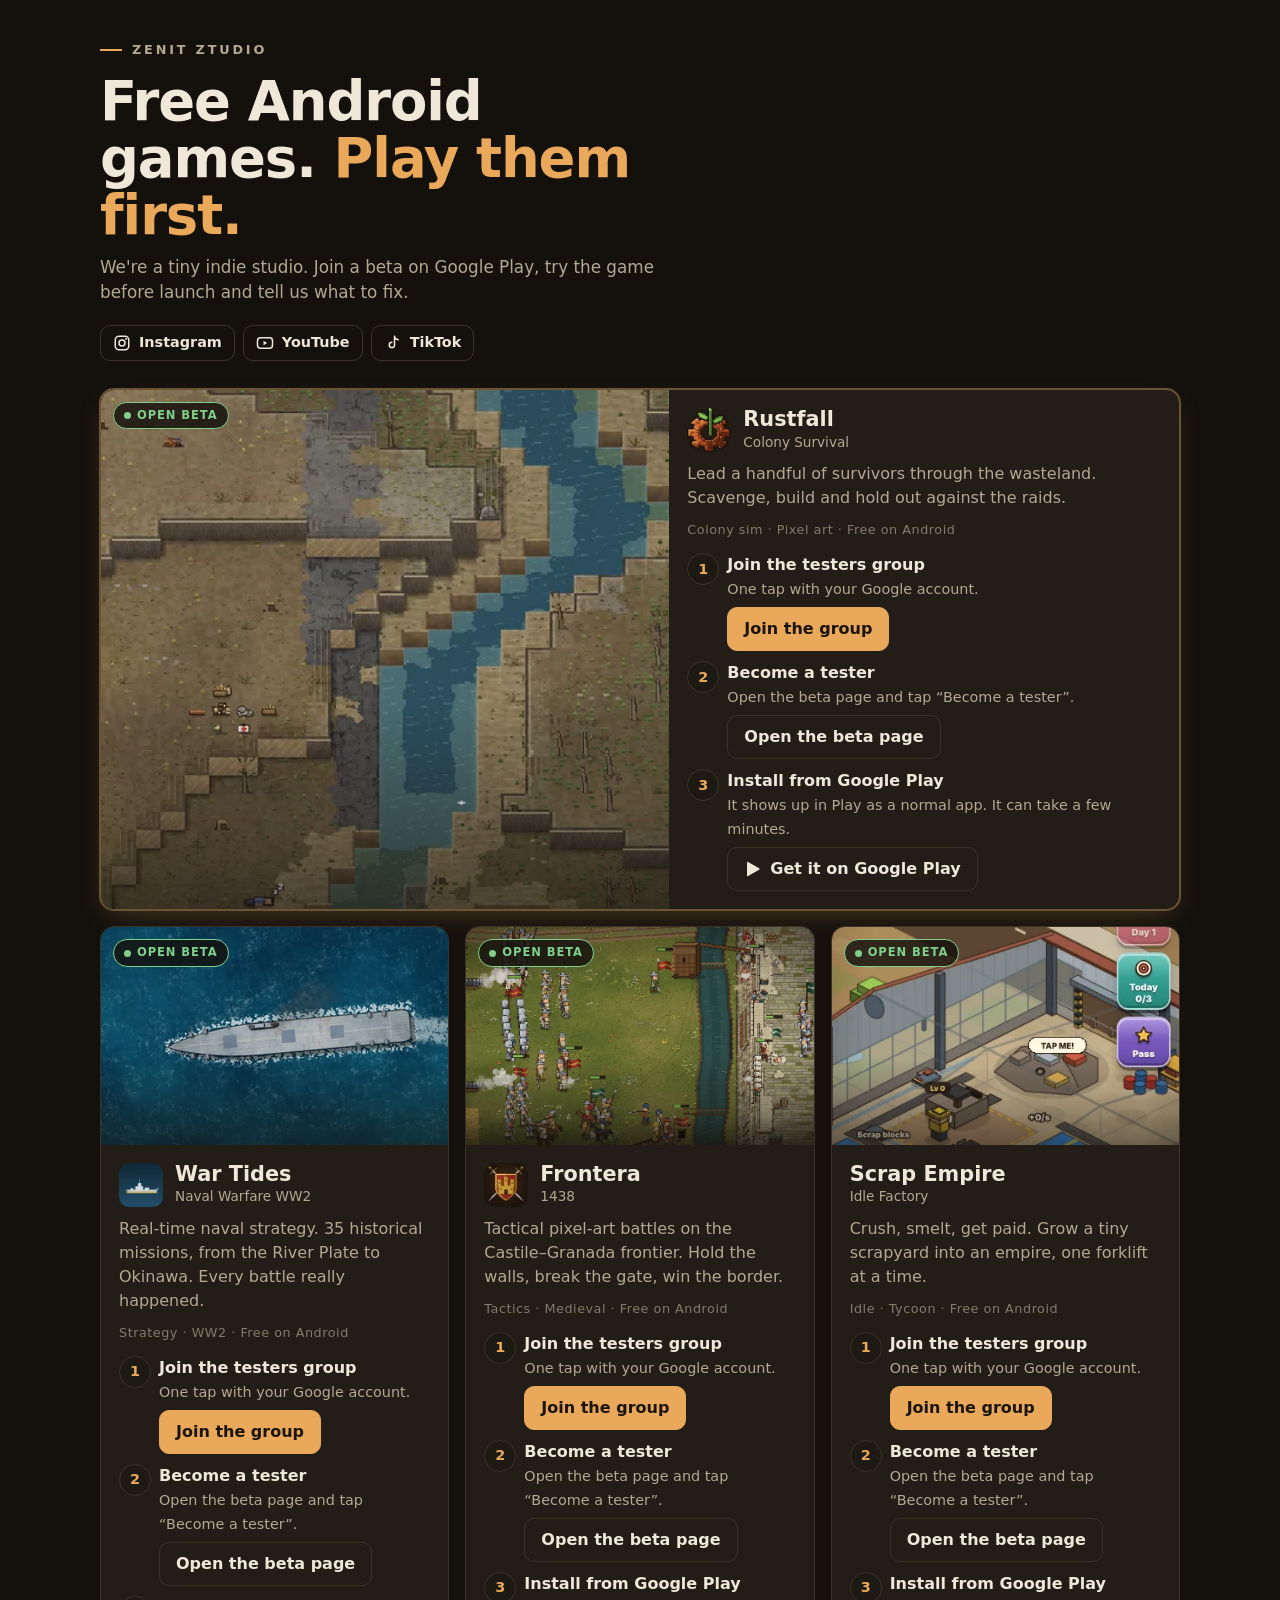
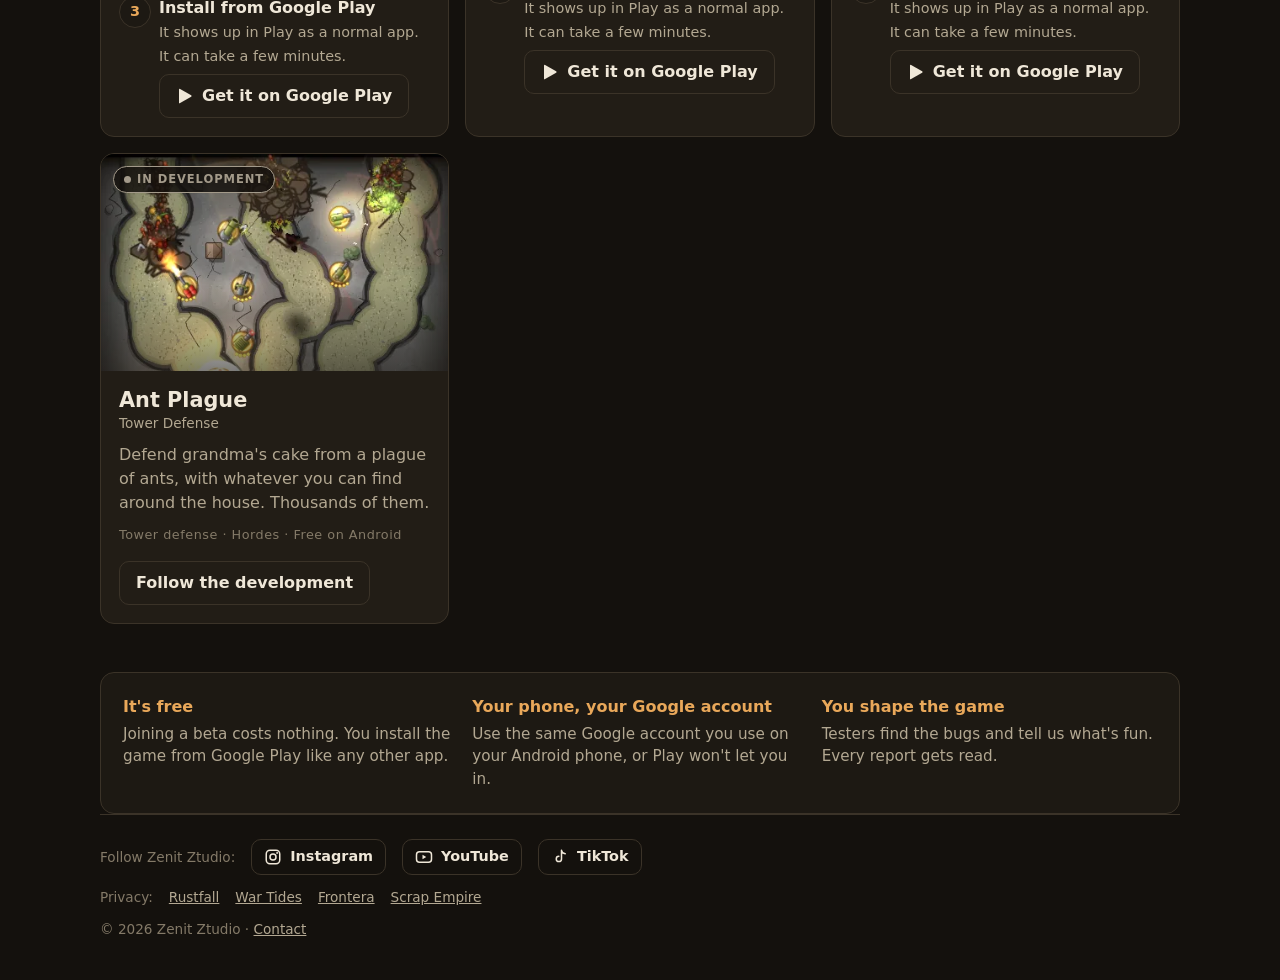
<file: index.html>
<!doctype html>
<html lang="en">
<head>
  <meta charset="utf-8">
  <meta name="viewport" content="width=device-width, initial-scale=1">
  <title>Zenit Ztudio · Free Android games</title>
  <meta name="description" content="Free Android games from Zenit Ztudio. Join the betas of Rustfall, War Tides, Frontera and Scrap Empire on Google Play. Ant Plague is coming next.">
  <meta property="og:title" content="Zenit Ztudio · Free Android games">
  <meta property="og:description" content="Play our games before launch. Join the beta on Google Play.">
  <meta property="og:image" content="rustfall.webp">
  <meta name="theme-color" content="#14110d">
  <link rel="icon" href="rustfall-icon.webp">
  <style>
    :root {
      --bg: #14110d; --bg-2: #1d1913; --card: #221d16; --line: #3b3328;
      --text: #efe7d8; --muted: #b3a892; --faint: #847a68;
      --amber: #e9a85a; --amber-strong: #f0b264; --on-amber: #1a140c;
      --green: #7fcf8a; --blue: #8ab8e6; --grey: #a39a8a;
      color-scheme: dark;
    }
    * { box-sizing: border-box; }
    html { -webkit-text-size-adjust: 100%; }
    body {
      margin: 0; background: var(--bg); color: var(--text);
      font: 16px/1.5 ui-sans-serif, system-ui, -apple-system, "Segoe UI", Roboto, sans-serif;
    }
    a { color: inherit; }
    .wrap { width: min(1080px, 100% - 32px); margin: 0 auto; }

    /* Cabecera */
    header { padding: 40px 0 28px; }
    .marca { display: flex; align-items: center; gap: 10px; color: var(--muted); font-size: .8rem; letter-spacing: .22em; text-transform: uppercase; font-weight: 700; }
    .marca span { display: inline-block; width: 22px; height: 2px; background: var(--amber); }
    h1 { margin: 14px 0 10px; font-size: clamp(2rem, 7vw, 3.4rem); line-height: 1.05; letter-spacing: -.02em; font-weight: 850; max-width: 16ch; }
    h1 em { font-style: normal; color: var(--amber); }
    .intro { margin: 0; color: var(--muted); font-size: 1.05rem; max-width: 52ch; }
    .redes-top { display: flex; flex-wrap: wrap; gap: 8px; margin-top: 20px; }

    /* Botones */
    .btn {
      display: inline-flex; align-items: center; justify-content: center; gap: 8px;
      min-height: 44px; padding: 0 16px; border-radius: 10px; border: 1px solid var(--line);
      background: transparent; color: var(--text); font: inherit; font-weight: 650; text-decoration: none; cursor: pointer;
    }
    .btn:hover, .btn:focus-visible { border-color: var(--amber); }
    .btn:focus-visible { outline: 2px solid var(--amber); outline-offset: 2px; }
    .btn.principal { background: var(--amber); border-color: var(--amber); color: var(--on-amber); }
    .btn.principal:hover { background: var(--amber-strong); }
    .btn.peq { min-height: 36px; padding: 0 12px; font-size: .9rem; font-weight: 600; }
    .btn svg { width: 18px; height: 18px; flex: none; }

    /* Rejilla de juegos */
    .juegos { display: grid; gap: 16px; grid-template-columns: repeat(auto-fill, minmax(min(100%, 320px), 1fr)); padding-bottom: 8px; }
    .juego { background: var(--card); border: 1px solid var(--line); border-radius: 14px; overflow: hidden; display: flex; flex-direction: column; }
    .juego.destacado { border-color: #6b5434; box-shadow: 0 0 0 1px #6b5434, 0 10px 30px -12px rgba(233,168,90,.35); }
    @media (min-width: 760px) { .juego.destacado { grid-column: 1 / -1; flex-direction: row; } .juego.destacado .foto { flex: 1.2; aspect-ratio: auto; min-height: 340px; } .juego.destacado .cuerpo { flex: 1; } }
    .foto { position: relative; aspect-ratio: 16 / 10; background: var(--bg-2); }
    .foto img { position: absolute; inset: 0; width: 100%; height: 100%; object-fit: cover; image-rendering: auto; }
    .foto::after { content: ""; position: absolute; inset: auto 0 0 0; height: 40%; background: linear-gradient(transparent, rgba(20,17,13,.55)); }
    .estado { position: absolute; z-index: 1; top: 12px; left: 12px; display: inline-flex; align-items: center; gap: 6px; padding: 4px 10px; border-radius: 999px; font-size: .72rem; font-weight: 800; letter-spacing: .08em; text-transform: uppercase; background: rgba(20,17,13,.82); border: 1px solid currentColor; }
    .estado::before { content: ""; width: 7px; height: 7px; border-radius: 50%; background: currentColor; }
    .estado.beta { color: var(--green); }
    .estado.publicado { color: var(--amber); }
    .estado.lista { color: var(--blue); }
    .estado.desarrollo { color: var(--grey); }
    .cuerpo { padding: 18px; display: flex; flex-direction: column; gap: 10px; flex: 1; }
    .titulo { display: flex; align-items: center; gap: 12px; }
    .titulo img { width: 44px; height: 44px; border-radius: 10px; flex: none; }
    .titulo h2 { margin: 0; font-size: 1.3rem; line-height: 1.15; }
    .titulo small { display: block; color: var(--muted); font-size: .85rem; font-weight: 500; }
    .texto { margin: 0; color: var(--muted); }
    .genero { margin: 0; color: var(--faint); font-size: .8rem; letter-spacing: .04em; }
    .acciones { display: flex; flex-wrap: wrap; gap: 8px; margin-top: auto; padding-top: 6px; }
    .nota { margin: 0; font-size: .85rem; color: var(--faint); }

    /* Pasos de la beta */
    .pasos { list-style: none; margin: 4px 0 0; padding: 0; display: grid; gap: 10px; counter-reset: paso; }
    .pasos li { display: grid; grid-template-columns: 30px 1fr; gap: 10px; align-items: start; counter-increment: paso; }
    .pasos li::before { content: counter(paso); display: grid; place-items: center; width: 30px; height: 30px; border-radius: 50%; background: var(--bg-2); border: 1px solid var(--line); color: var(--amber); font-weight: 800; font-size: .9rem; }
    .pasos b { display: block; }
    .pasos span { color: var(--muted); font-size: .9rem; }
    .pasos .btn { margin-top: 6px; }

    /* Por qué + pie */
    .porque { margin: 40px 0 0; padding: 22px; border: 1px solid var(--line); border-radius: 14px; background: var(--bg-2); display: grid; gap: 14px; grid-template-columns: repeat(auto-fit, minmax(min(100%, 220px), 1fr)); }
    .porque h3 { margin: 0 0 4px; font-size: 1rem; color: var(--amber); }
    .porque p { margin: 0; color: var(--muted); font-size: .95rem; }
    footer { margin: 40px 0 0; padding: 24px 0 40px; border-top: 1px solid var(--line); color: var(--faint); font-size: .85rem; display: grid; gap: 12px; }
    footer .fila { display: flex; flex-wrap: wrap; gap: 6px 16px; }
    footer a { color: var(--muted); }
    .error { color: var(--muted); padding: 24px; border: 1px dashed var(--line); border-radius: 12px; }
    @media (prefers-reduced-motion: no-preference) { .btn { transition: background .15s, border-color .15s; } }
  </style>
</head>
<body>
  <header class="wrap">
    <div class="marca"><span></span>Zenit Ztudio</div>
    <h1>Free Android games. <em>Play them first.</em></h1>
    <p class="intro">We're a tiny indie studio. Join a beta on Google Play, try the game before launch and tell us what to fix.</p>
    <div class="redes-top" id="redes-top"></div>
  </header>

  <main class="wrap">
    <section class="juegos" id="juegos" aria-label="Games">
      <noscript><p class="error">Turn on JavaScript to see our games.</p></noscript>
    </section>

    <section class="porque" aria-label="About the beta">
      <div><h3>It's free</h3><p>Joining a beta costs nothing. You install the game from Google Play like any other app.</p></div>
      <div><h3>Your phone, your Google account</h3><p>Use the same Google account you use on your Android phone, or Play won't let you in.</p></div>
      <div><h3>You shape the game</h3><p>Testers find the bugs and tell us what's fun. Every report gets read.</p></div>
    </section>
  </main>

  <footer class="wrap" id="seguir">
    <div class="fila" id="redes-pie"></div>
    <div class="fila" id="privacidad"></div>
    <div>© <span id="anio"></span> Zenit Ztudio · <a href="mailto:mikeljka@gmail.com">Contact</a></div>
  </footer>

  <script>
  (function () {
    var ORDEN = { beta: 0, publicado: 1, lista: 2, desarrollo: 3 };
    var ETIQUETA = { beta: "Open beta", publicado: "Out now", lista: "Coming soon", desarrollo: "In development" };
    var ICONOS = {
      play: '<svg viewBox="0 0 24 24" aria-hidden="true"><path fill="currentColor" d="M4 3.5v17a1 1 0 0 0 1.5.86l14.7-8.5a1 1 0 0 0 0-1.72L5.5 2.64A1 1 0 0 0 4 3.5z"/></svg>',
      instagram: '<svg viewBox="0 0 24 24" aria-hidden="true"><rect x="3" y="3" width="18" height="18" rx="5" fill="none" stroke="currentColor" stroke-width="2"/><circle cx="12" cy="12" r="4" fill="none" stroke="currentColor" stroke-width="2"/><circle cx="17.5" cy="6.5" r="1.3" fill="currentColor"/></svg>',
      youtube: '<svg viewBox="0 0 24 24" aria-hidden="true"><rect x="2" y="5" width="20" height="14" rx="4" fill="none" stroke="currentColor" stroke-width="2"/><path fill="currentColor" d="M10 9v6l5-3z"/></svg>',
      tiktok: '<svg viewBox="0 0 24 24" aria-hidden="true"><path fill="none" stroke="currentColor" stroke-width="2" stroke-linecap="round" d="M14 3v11.5a3.5 3.5 0 1 1-3.5-3.5M14 3c.4 2.6 2.2 4.4 5 4.6"/></svg>'
    };
    var NOMBRE_RED = { instagram: "Instagram", youtube: "YouTube", tiktok: "TikTok" };

    // De qué red viene la visita (?src=ig, ?src=yt, ?src=tt…)
    var src = "";
    try { src = (new URLSearchParams(location.search).get("src") || "").toLowerCase().replace(/[^a-z0-9-]/g, "").slice(0, 20); } catch (e) {}

    function contar(accion, juego) {
      try {
        if (window.goatcounter && window.goatcounter.count) {
          window.goatcounter.count({ path: "clic/" + juego + "/" + accion + (src ? "/" + src : ""), title: juego + " · " + accion, event: true });
        }
      } catch (e) {}
    }

    function esc(t) { return String(t || "").replace(/[&<>"']/g, function (c) { return { "&": "&amp;", "<": "&lt;", ">": "&gt;", '"': "&quot;", "'": "&#39;" }[c]; }); }

    function enlace(href, texto, clase, accion, juego, icono) {
      return '<a class="btn ' + (clase || "") + '" href="' + esc(href) + '" target="_blank" rel="noopener" data-accion="' + accion + '" data-juego="' + juego + '">' + (icono ? ICONOS[icono] : "") + esc(texto) + "</a>";
    }

    function tarjeta(j, destacado) {
      var h = '<article class="juego' + (destacado ? " destacado" : "") + '" id="' + esc(j.id) + '">';
      h += '<div class="foto"><span class="estado ' + j.estado + '">' + ETIQUETA[j.estado] + "</span>";
      h += '<img src="' + esc(j.imagen) + '" alt="' + esc(j.nombre) + ' gameplay" loading="lazy" decoding="async"></div>';
      h += '<div class="cuerpo"><div class="titulo">' + (j.icono ? '<img src="' + esc(j.icono) + '" alt="">' : "") + "<div><h2>" + esc(j.nombre) + "</h2><small>" + esc(j.subtitulo) + "</small></div></div>";
      h += '<p class="texto">' + esc(j.texto) + "</p>";
      h += '<p class="genero">' + esc(j.genero) + " · Free on Android</p>";

      if (j.estado === "beta") {
        h += '<ol class="pasos">';
        h += "<li><div><b>Join the testers group</b><span>One tap with your Google account.</span><br>" + enlace(j.grupo, "Join the group", "principal", "grupo", j.id) + "</div></li>";
        h += "<li><div><b>Become a tester</b><span>Open the beta page and tap “Become a tester”.</span><br>" + enlace(j.prueba, "Open the beta page", "", "prueba", j.id) + "</div></li>";
        h += "<li><div><b>Install from Google Play</b><span>It shows up in Play as a normal app. It can take a few minutes.</span><br>" + enlace(j.play, "Get it on Google Play", "", "play", j.id, "play") + "</div></li>";
        h += "</ol>";
      } else if (j.estado === "publicado") {
        h += '<div class="acciones">' + enlace(j.play, "Get it on Google Play", "principal", "play", j.id, "play") + "</div>";
      } else if (j.estado === "lista") {
        if (j.grupo_activo) {
          h += '<div class="acciones">' + enlace(j.grupo, "Get early access", "principal", "lista", j.id) + "</div>";
          h += '<p class="nota">Join the group and you\'ll be first in when the beta opens.</p>';
        } else {
          h += '<div class="acciones"><a class="btn principal" href="#seguir" data-accion="seguir" data-juego="' + j.id + '">Get notified</a></div>';
          h += '<p class="nota">Beta opening soon. Follow us to hear first.</p>';
        }
      } else {
        h += '<div class="acciones"><a class="btn" href="#seguir" data-accion="seguir" data-juego="' + j.id + '">Follow the development</a></div>';
      }
      return h + "</div></article>";
    }

    function redes(r, peq) {
      return Object.keys(NOMBRE_RED).filter(function (k) { return r[k]; }).map(function (k) {
        return enlace(r[k], NOMBRE_RED[k], peq ? "peq" : "peq", "red-" + k, "zenit", k);
      }).join("");
    }

    function analitica(url) {
      if (!url) return;
      var s = document.createElement("script");
      s.async = true; s.src = "https://gc.zgo.at/count.js"; s.setAttribute("data-goatcounter", url);
      document.head.appendChild(s);
    }

    document.getElementById("anio").textContent = new Date().getFullYear();
    document.addEventListener("click", function (e) {
      var a = e.target.closest ? e.target.closest("[data-accion]") : null;
      if (a) contar(a.getAttribute("data-accion"), a.getAttribute("data-juego"));
    });

    fetch("juegos.json", { cache: "no-cache" }).then(function (r) { return r.json(); }).then(function (d) {
      var lista = d.juegos.slice().sort(function (a, b) { return (ORDEN[a.estado] ?? 9) - (ORDEN[b.estado] ?? 9); });
      var html = lista.map(function (j, i) { return tarjeta(j, i === 0 && j.estado === "beta"); }).join("");
      document.getElementById("juegos").innerHTML = html;
      document.getElementById("redes-top").innerHTML = redes(d.redes);
      document.getElementById("redes-pie").innerHTML = '<span style="align-self:center">Follow Zenit Ztudio:</span>' + redes(d.redes);
      document.getElementById("privacidad").innerHTML = "<span>Privacy:</span>" + lista.filter(function (j) { return j.privacidad; }).map(function (j) {
        return '<a href="' + esc(j.privacidad) + '">' + esc(j.nombre) + "</a>";
      }).join("");
      analitica(d.analitica);
    }).catch(function () {
      document.getElementById("juegos").innerHTML = '<p class="error">Couldn\'t load the games right now. Find us on Instagram <a href="https://www.instagram.com/zenitztudio/">@zenitztudio</a>.</p>';
    });
  })();
  </script>
</body>
</html>
</file>
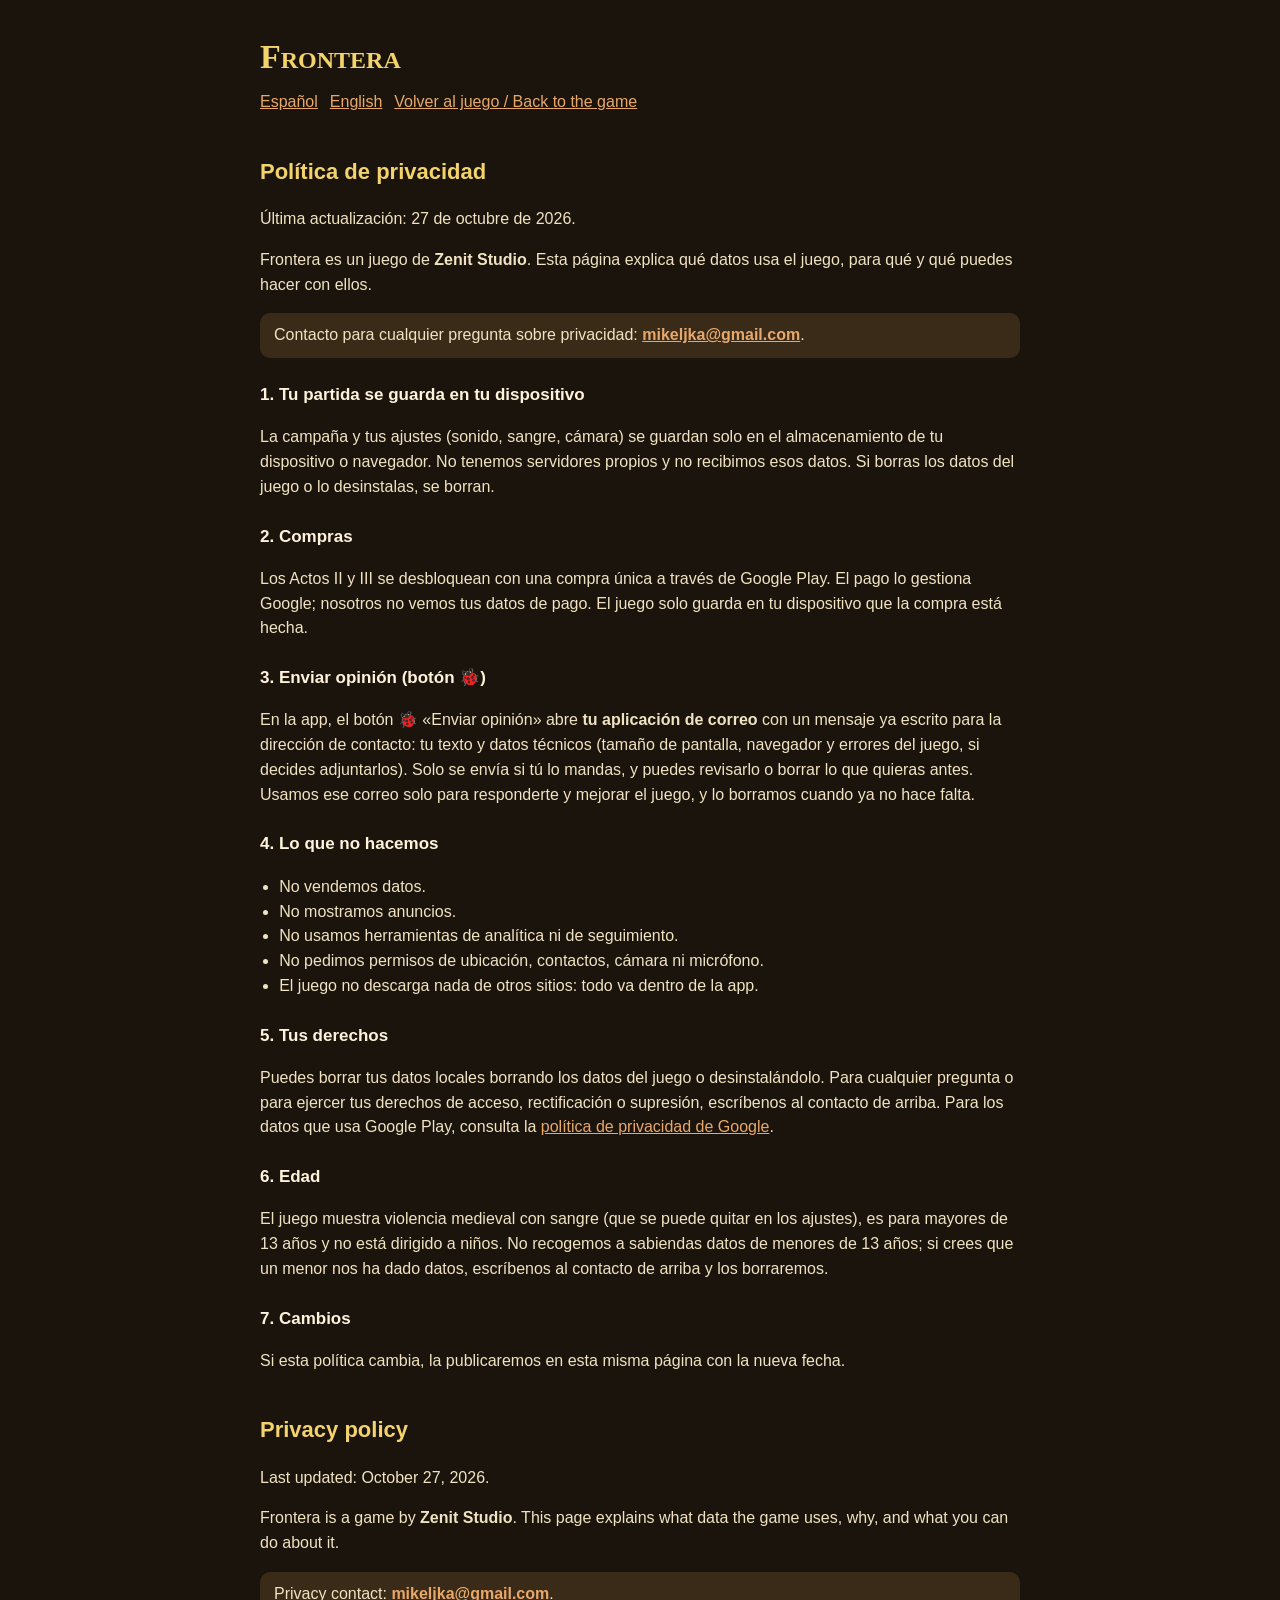
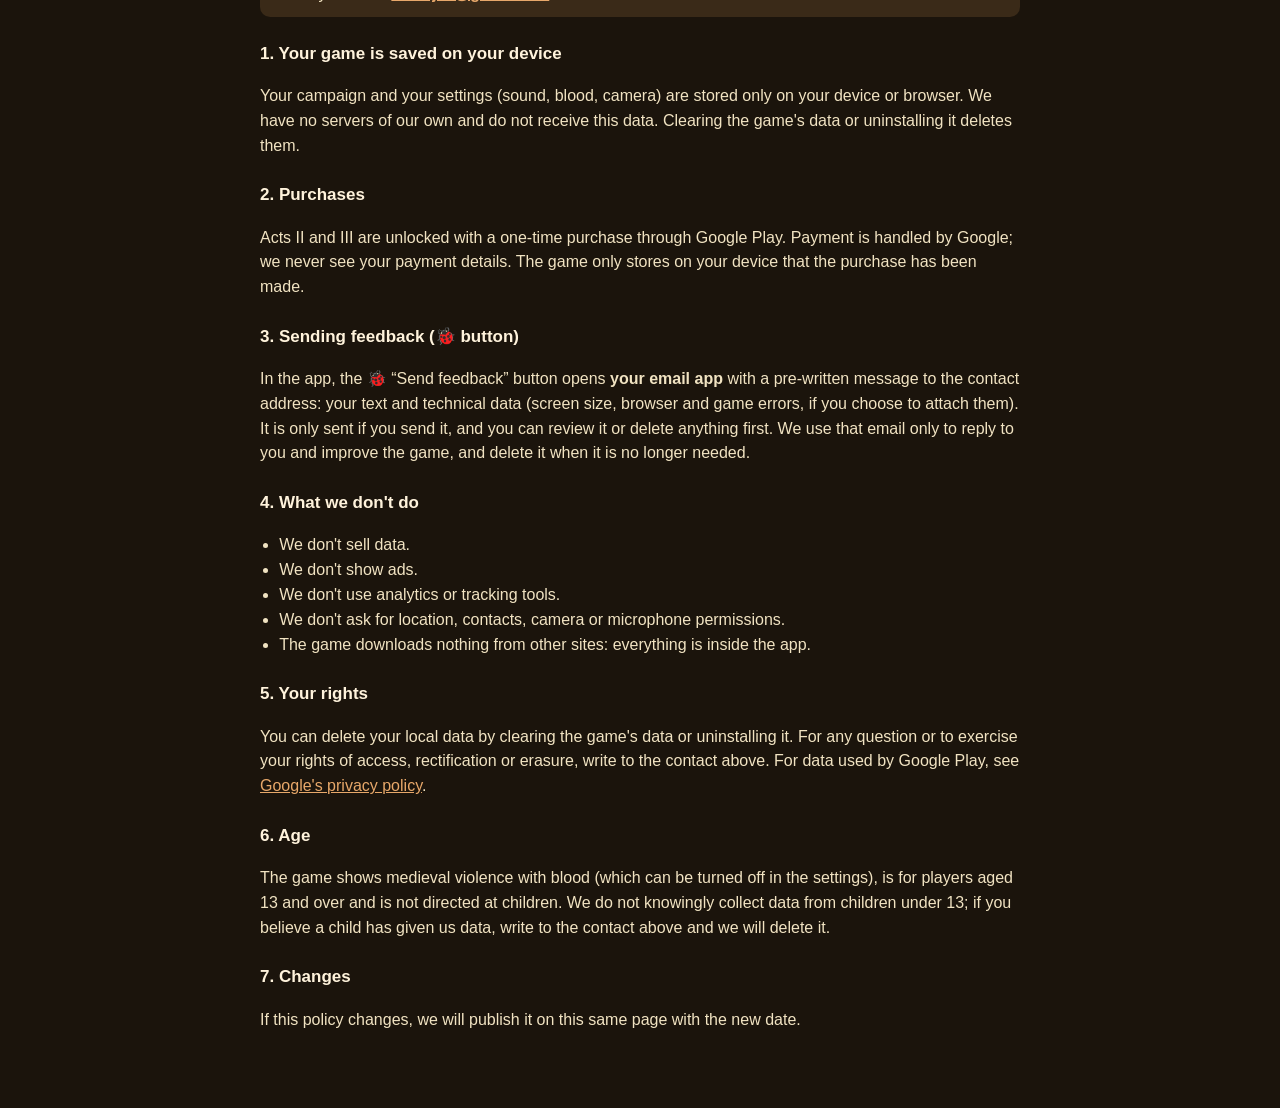
<file: frontera/privacidad.html>
<!doctype html>
<html lang="es">
<head>
<meta charset="utf-8">
<meta name="viewport" content="width=device-width,initial-scale=1">
<title>Frontera — Política de privacidad / Privacy policy</title>
<!-- Política de privacidad de Frontera (como la de Rustfall; permiso de Mikel del 2026-10-27).
     Se publica en /Zenit/frontera/privacidad.html y en https://mikeljka.github.io/zenit-studio/frontera/privacidad.html,
     y se enlaza desde ⚙ Ajustes del menú. Si cambia lo que guarda o envía el juego (compras, botón 🐞…), hay que cambiarla. -->
<style>
:root{color-scheme:dark}
body{margin:0;background:#1b140c;color:#f1e3c2;font:16px/1.55 'Segoe UI',Roboto,Arial,sans-serif}
main{max-width:760px;margin:0 auto;padding:24px 16px 60px}
h1{font-family:Georgia,'Times New Roman',serif;font-variant:small-caps;font-size:34px;color:#f3d36b;margin:.2em 0}
h2{color:#f3d36b;margin-top:1.8em;font-size:22px}
h3{color:#fff3dc;margin-top:1.4em;font-size:17px}
a{color:#e8a86a}
.langs{display:flex;gap:12px;flex-wrap:wrap}
.note{background:#3a2a18;border-radius:10px;padding:10px 14px}
ul{padding-left:1.2em}
</style>
</head>
<body><main>
<h1>Frontera</h1>
<div class="langs"><a href="#es">Español</a><a href="#en">English</a><a href="./">Volver al juego / Back to the game</a></div>

<section id="es" lang="es">
<h2>Política de privacidad</h2>
<p>Última actualización: 27 de octubre de 2026.</p>
<p>Frontera es un juego de <b>Zenit Studio</b>. Esta página explica qué datos usa el juego, para qué y qué puedes hacer con ellos.</p>
<p class="note">Contacto para cualquier pregunta sobre privacidad: <a href="mailto:mikeljka@gmail.com"><b>mikeljka@gmail.com</b></a>.</p>

<h3>1. Tu partida se guarda en tu dispositivo</h3>
<p>La campaña y tus ajustes (sonido, sangre, cámara) se guardan solo en el almacenamiento de tu dispositivo o navegador. No tenemos servidores propios y no recibimos esos datos. Si borras los datos del juego o lo desinstalas, se borran.</p>

<h3>2. Compras</h3>
<p>Los Actos II y III se desbloquean con una compra única a través de Google Play. El pago lo gestiona Google; nosotros no vemos tus datos de pago. El juego solo guarda en tu dispositivo que la compra está hecha.</p>

<h3>3. Enviar opinión (botón 🐞)</h3>
<p>En la app, el botón 🐞 «Enviar opinión» abre <b>tu aplicación de correo</b> con un mensaje ya escrito para la dirección de contacto: tu texto y datos técnicos (tamaño de pantalla, navegador y errores del juego, si decides adjuntarlos). Solo se envía si tú lo mandas, y puedes revisarlo o borrar lo que quieras antes. Usamos ese correo solo para responderte y mejorar el juego, y lo borramos cuando ya no hace falta.</p>

<h3>4. Lo que no hacemos</h3>
<ul>
<li>No vendemos datos.</li>
<li>No mostramos anuncios.</li>
<li>No usamos herramientas de analítica ni de seguimiento.</li>
<li>No pedimos permisos de ubicación, contactos, cámara ni micrófono.</li>
<li>El juego no descarga nada de otros sitios: todo va dentro de la app.</li>
</ul>

<h3>5. Tus derechos</h3>
<p>Puedes borrar tus datos locales borrando los datos del juego o desinstalándolo. Para cualquier pregunta o para ejercer tus derechos de acceso, rectificación o supresión, escríbenos al contacto de arriba. Para los datos que usa Google Play, consulta la <a href="https://policies.google.com/privacy" rel="noopener">política de privacidad de Google</a>.</p>

<h3>6. Edad</h3>
<p>El juego muestra violencia medieval con sangre (que se puede quitar en los ajustes), es para mayores de 13 años y no está dirigido a niños. No recogemos a sabiendas datos de menores de 13 años; si crees que un menor nos ha dado datos, escríbenos al contacto de arriba y los borraremos.</p>

<h3>7. Cambios</h3>
<p>Si esta política cambia, la publicaremos en esta misma página con la nueva fecha.</p>
</section>

<section id="en" lang="en">
<h2>Privacy policy</h2>
<p>Last updated: October 27, 2026.</p>
<p>Frontera is a game by <b>Zenit Studio</b>. This page explains what data the game uses, why, and what you can do about it.</p>
<p class="note">Privacy contact: <a href="mailto:mikeljka@gmail.com"><b>mikeljka@gmail.com</b></a>.</p>

<h3>1. Your game is saved on your device</h3>
<p>Your campaign and your settings (sound, blood, camera) are stored only on your device or browser. We have no servers of our own and do not receive this data. Clearing the game's data or uninstalling it deletes them.</p>

<h3>2. Purchases</h3>
<p>Acts II and III are unlocked with a one-time purchase through Google Play. Payment is handled by Google; we never see your payment details. The game only stores on your device that the purchase has been made.</p>

<h3>3. Sending feedback (🐞 button)</h3>
<p>In the app, the 🐞 “Send feedback” button opens <b>your email app</b> with a pre-written message to the contact address: your text and technical data (screen size, browser and game errors, if you choose to attach them). It is only sent if you send it, and you can review it or delete anything first. We use that email only to reply to you and improve the game, and delete it when it is no longer needed.</p>

<h3>4. What we don't do</h3>
<ul>
<li>We don't sell data.</li>
<li>We don't show ads.</li>
<li>We don't use analytics or tracking tools.</li>
<li>We don't ask for location, contacts, camera or microphone permissions.</li>
<li>The game downloads nothing from other sites: everything is inside the app.</li>
</ul>

<h3>5. Your rights</h3>
<p>You can delete your local data by clearing the game's data or uninstalling it. For any question or to exercise your rights of access, rectification or erasure, write to the contact above. For data used by Google Play, see <a href="https://policies.google.com/privacy" rel="noopener">Google's privacy policy</a>.</p>

<h3>6. Age</h3>
<p>The game shows medieval violence with blood (which can be turned off in the settings), is for players aged 13 and over and is not directed at children. We do not knowingly collect data from children under 13; if you believe a child has given us data, write to the contact above and we will delete it.</p>

<h3>7. Changes</h3>
<p>If this policy changes, we will publish it on this same page with the new date.</p>
</section>
</main></body>
</html>
</file>
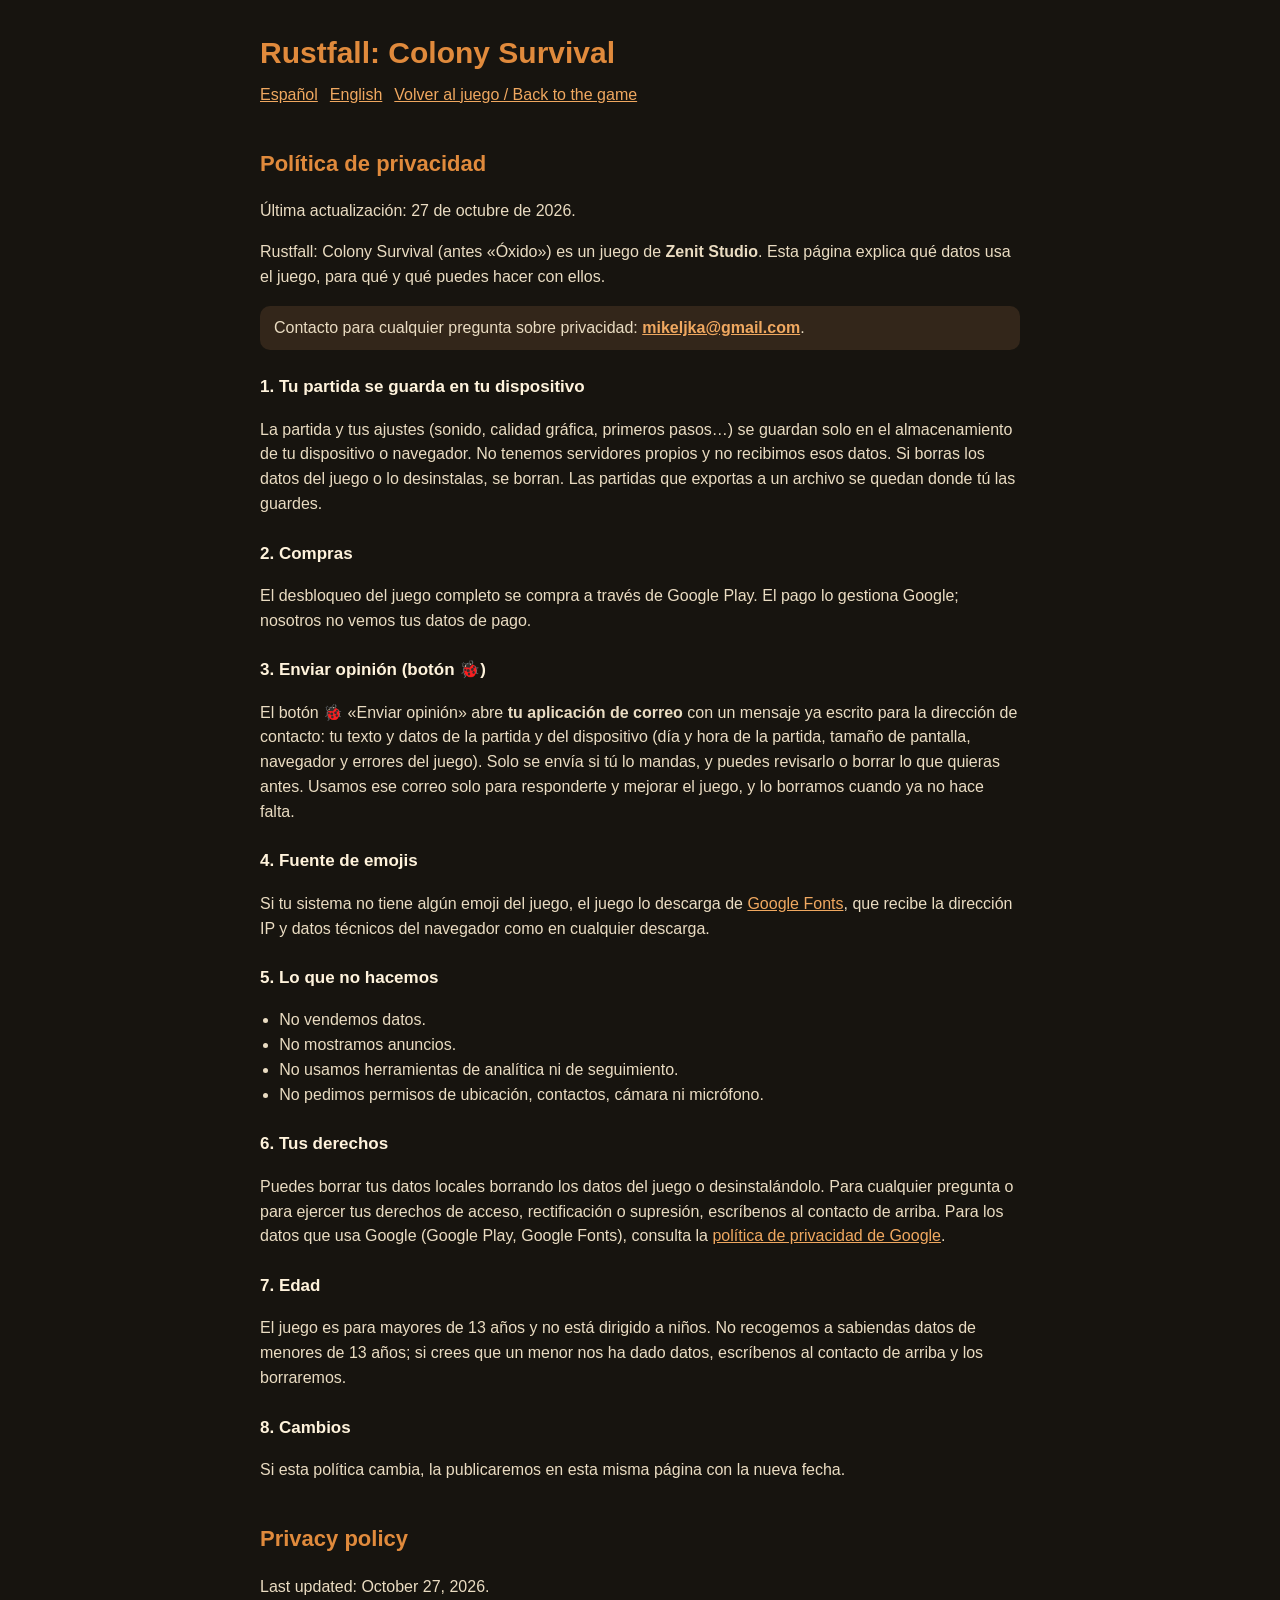
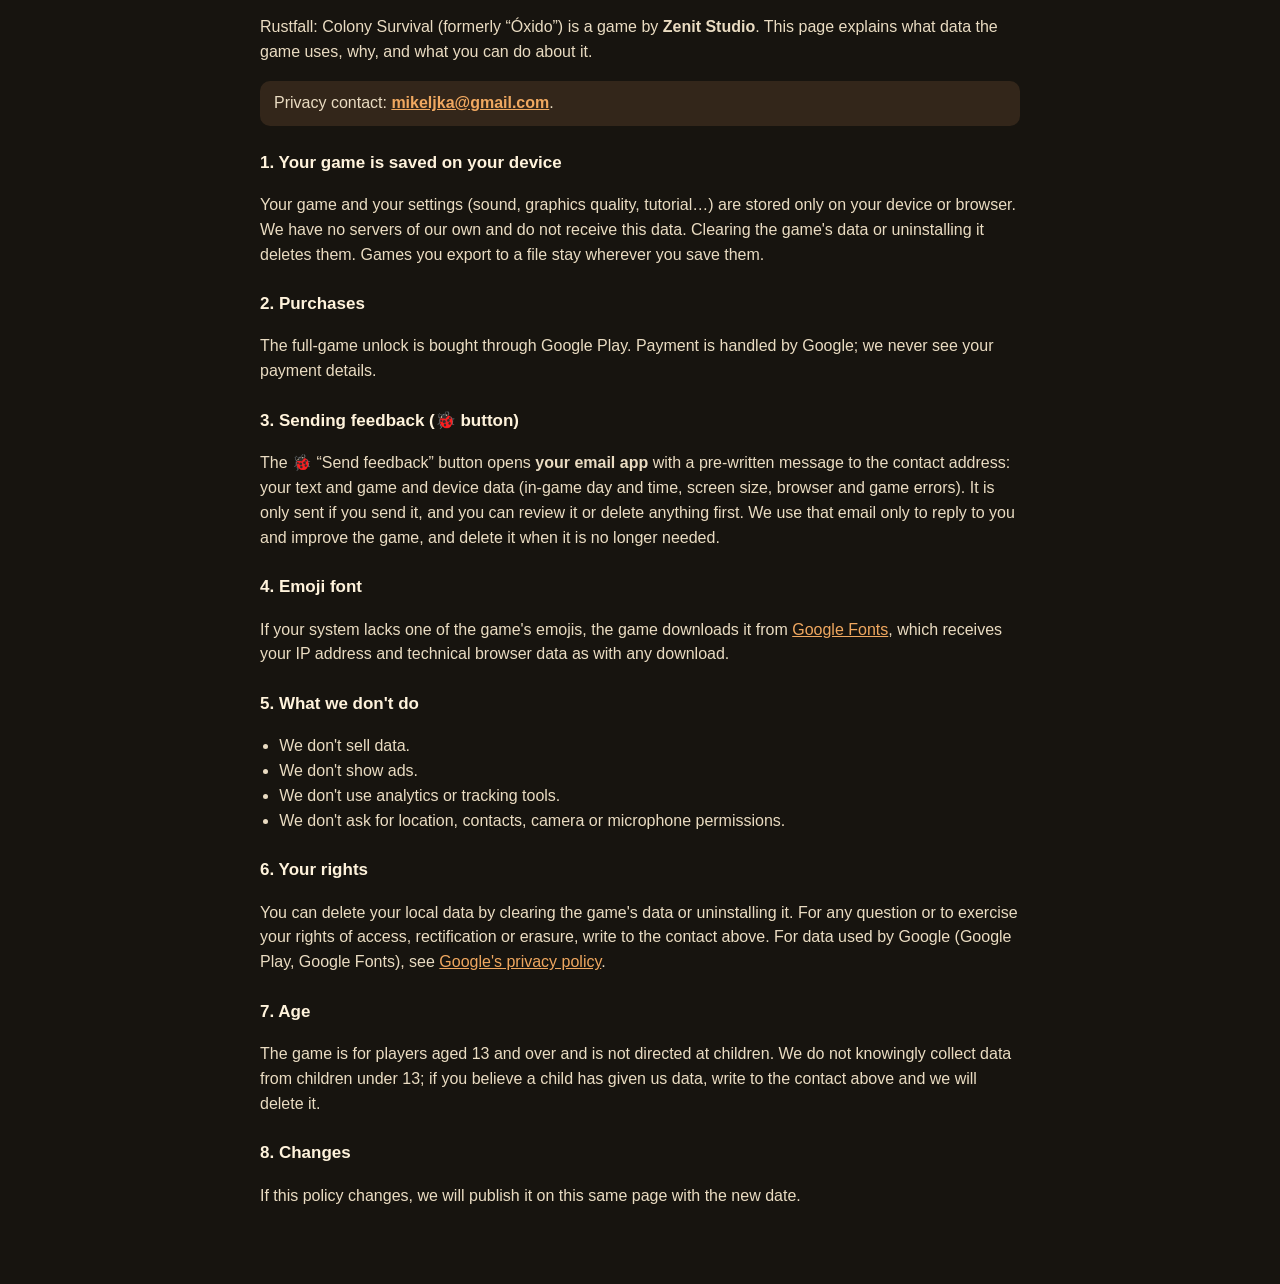
<file: oxido/privacidad.html>
<!doctype html>
<html lang="es">
<head>
<meta charset="utf-8">
<meta name="viewport" content="width=device-width,initial-scale=1">
<title>Rustfall: Colony Survival — Política de privacidad / Privacy policy</title>
<!-- Política de privacidad de Óxido (aprobada por Mikel el 2026-10-25, opción A: como la de Scrap Empire).
     Se publica en /Zenit/oxido/privacidad.html y se enlaza desde ☰ Menú. Si cambia lo que guarda o envía
     el juego (nube, botón 🐞, compras, anuncios…), hay que cambiar esta página. -->
<style>
:root{color-scheme:dark}
body{margin:0;background:#17140f;color:#eadcc2;font:16px/1.55 'Segoe UI',Roboto,Arial,sans-serif}
main{max-width:760px;margin:0 auto;padding:24px 16px 60px}
h1{font-size:30px;color:#e08a3c;margin:.2em 0}
h2{color:#e08a3c;margin-top:1.8em;font-size:22px}
h3{color:#fff3dc;margin-top:1.4em;font-size:17px}
a{color:#f0a860}
.langs{display:flex;gap:12px;flex-wrap:wrap}
.note{background:#33261a;border-radius:10px;padding:10px 14px}
ul{padding-left:1.2em}
</style>
</head>
<body><main>
<h1>Rustfall: Colony Survival</h1>
<div class="langs"><a href="#es">Español</a><a href="#en">English</a><a href="./">Volver al juego / Back to the game</a></div>

<section id="es" lang="es">
<h2>Política de privacidad</h2>
<p>Última actualización: 27 de octubre de 2026.</p>
<p>Rustfall: Colony Survival (antes «Óxido») es un juego de <b>Zenit Studio</b>. Esta página explica qué datos usa el juego, para qué y qué puedes hacer con ellos.</p>
<p class="note">Contacto para cualquier pregunta sobre privacidad: <a href="mailto:mikeljka@gmail.com"><b>mikeljka@gmail.com</b></a>.</p>

<h3>1. Tu partida se guarda en tu dispositivo</h3>
<p>La partida y tus ajustes (sonido, calidad gráfica, primeros pasos…) se guardan solo en el almacenamiento de tu dispositivo o navegador. No tenemos servidores propios y no recibimos esos datos. Si borras los datos del juego o lo desinstalas, se borran. Las partidas que exportas a un archivo se quedan donde tú las guardes.</p>

<h3>2. Compras</h3>
<p>El desbloqueo del juego completo se compra a través de Google Play. El pago lo gestiona Google; nosotros no vemos tus datos de pago.</p>

<h3>3. Enviar opinión (botón 🐞)</h3>
<p>El botón 🐞 «Enviar opinión» abre <b>tu aplicación de correo</b> con un mensaje ya escrito para la dirección de contacto: tu texto y datos de la partida y del dispositivo (día y hora de la partida, tamaño de pantalla, navegador y errores del juego). Solo se envía si tú lo mandas, y puedes revisarlo o borrar lo que quieras antes. Usamos ese correo solo para responderte y mejorar el juego, y lo borramos cuando ya no hace falta.</p>

<h3>4. Fuente de emojis</h3>
<p>Si tu sistema no tiene algún emoji del juego, el juego lo descarga de <a href="https://policies.google.com/privacy" rel="noopener">Google Fonts</a>, que recibe la dirección IP y datos técnicos del navegador como en cualquier descarga.</p>

<h3>5. Lo que no hacemos</h3>
<ul>
<li>No vendemos datos.</li>
<li>No mostramos anuncios.</li>
<li>No usamos herramientas de analítica ni de seguimiento.</li>
<li>No pedimos permisos de ubicación, contactos, cámara ni micrófono.</li>
</ul>

<h3>6. Tus derechos</h3>
<p>Puedes borrar tus datos locales borrando los datos del juego o desinstalándolo. Para cualquier pregunta o para ejercer tus derechos de acceso, rectificación o supresión, escríbenos al contacto de arriba. Para los datos que usa Google (Google Play, Google Fonts), consulta la <a href="https://policies.google.com/privacy" rel="noopener">política de privacidad de Google</a>.</p>

<h3>7. Edad</h3>
<p>El juego es para mayores de 13 años y no está dirigido a niños. No recogemos a sabiendas datos de menores de 13 años; si crees que un menor nos ha dado datos, escríbenos al contacto de arriba y los borraremos.</p>

<h3>8. Cambios</h3>
<p>Si esta política cambia, la publicaremos en esta misma página con la nueva fecha.</p>
</section>

<section id="en" lang="en">
<h2>Privacy policy</h2>
<p>Last updated: October 27, 2026.</p>
<p>Rustfall: Colony Survival (formerly “Óxido”) is a game by <b>Zenit Studio</b>. This page explains what data the game uses, why, and what you can do about it.</p>
<p class="note">Privacy contact: <a href="mailto:mikeljka@gmail.com"><b>mikeljka@gmail.com</b></a>.</p>

<h3>1. Your game is saved on your device</h3>
<p>Your game and your settings (sound, graphics quality, tutorial…) are stored only on your device or browser. We have no servers of our own and do not receive this data. Clearing the game's data or uninstalling it deletes them. Games you export to a file stay wherever you save them.</p>

<h3>2. Purchases</h3>
<p>The full-game unlock is bought through Google Play. Payment is handled by Google; we never see your payment details.</p>

<h3>3. Sending feedback (🐞 button)</h3>
<p>The 🐞 “Send feedback” button opens <b>your email app</b> with a pre-written message to the contact address: your text and game and device data (in-game day and time, screen size, browser and game errors). It is only sent if you send it, and you can review it or delete anything first. We use that email only to reply to you and improve the game, and delete it when it is no longer needed.</p>

<h3>4. Emoji font</h3>
<p>If your system lacks one of the game's emojis, the game downloads it from <a href="https://policies.google.com/privacy" rel="noopener">Google Fonts</a>, which receives your IP address and technical browser data as with any download.</p>

<h3>5. What we don't do</h3>
<ul>
<li>We don't sell data.</li>
<li>We don't show ads.</li>
<li>We don't use analytics or tracking tools.</li>
<li>We don't ask for location, contacts, camera or microphone permissions.</li>
</ul>

<h3>6. Your rights</h3>
<p>You can delete your local data by clearing the game's data or uninstalling it. For any question or to exercise your rights of access, rectification or erasure, write to the contact above. For data used by Google (Google Play, Google Fonts), see <a href="https://policies.google.com/privacy" rel="noopener">Google's privacy policy</a>.</p>

<h3>7. Age</h3>
<p>The game is for players aged 13 and over and is not directed at children. We do not knowingly collect data from children under 13; if you believe a child has given us data, write to the contact above and we will delete it.</p>

<h3>8. Changes</h3>
<p>If this policy changes, we will publish it on this same page with the new date.</p>
</section>
</main></body>
</html>
</file>
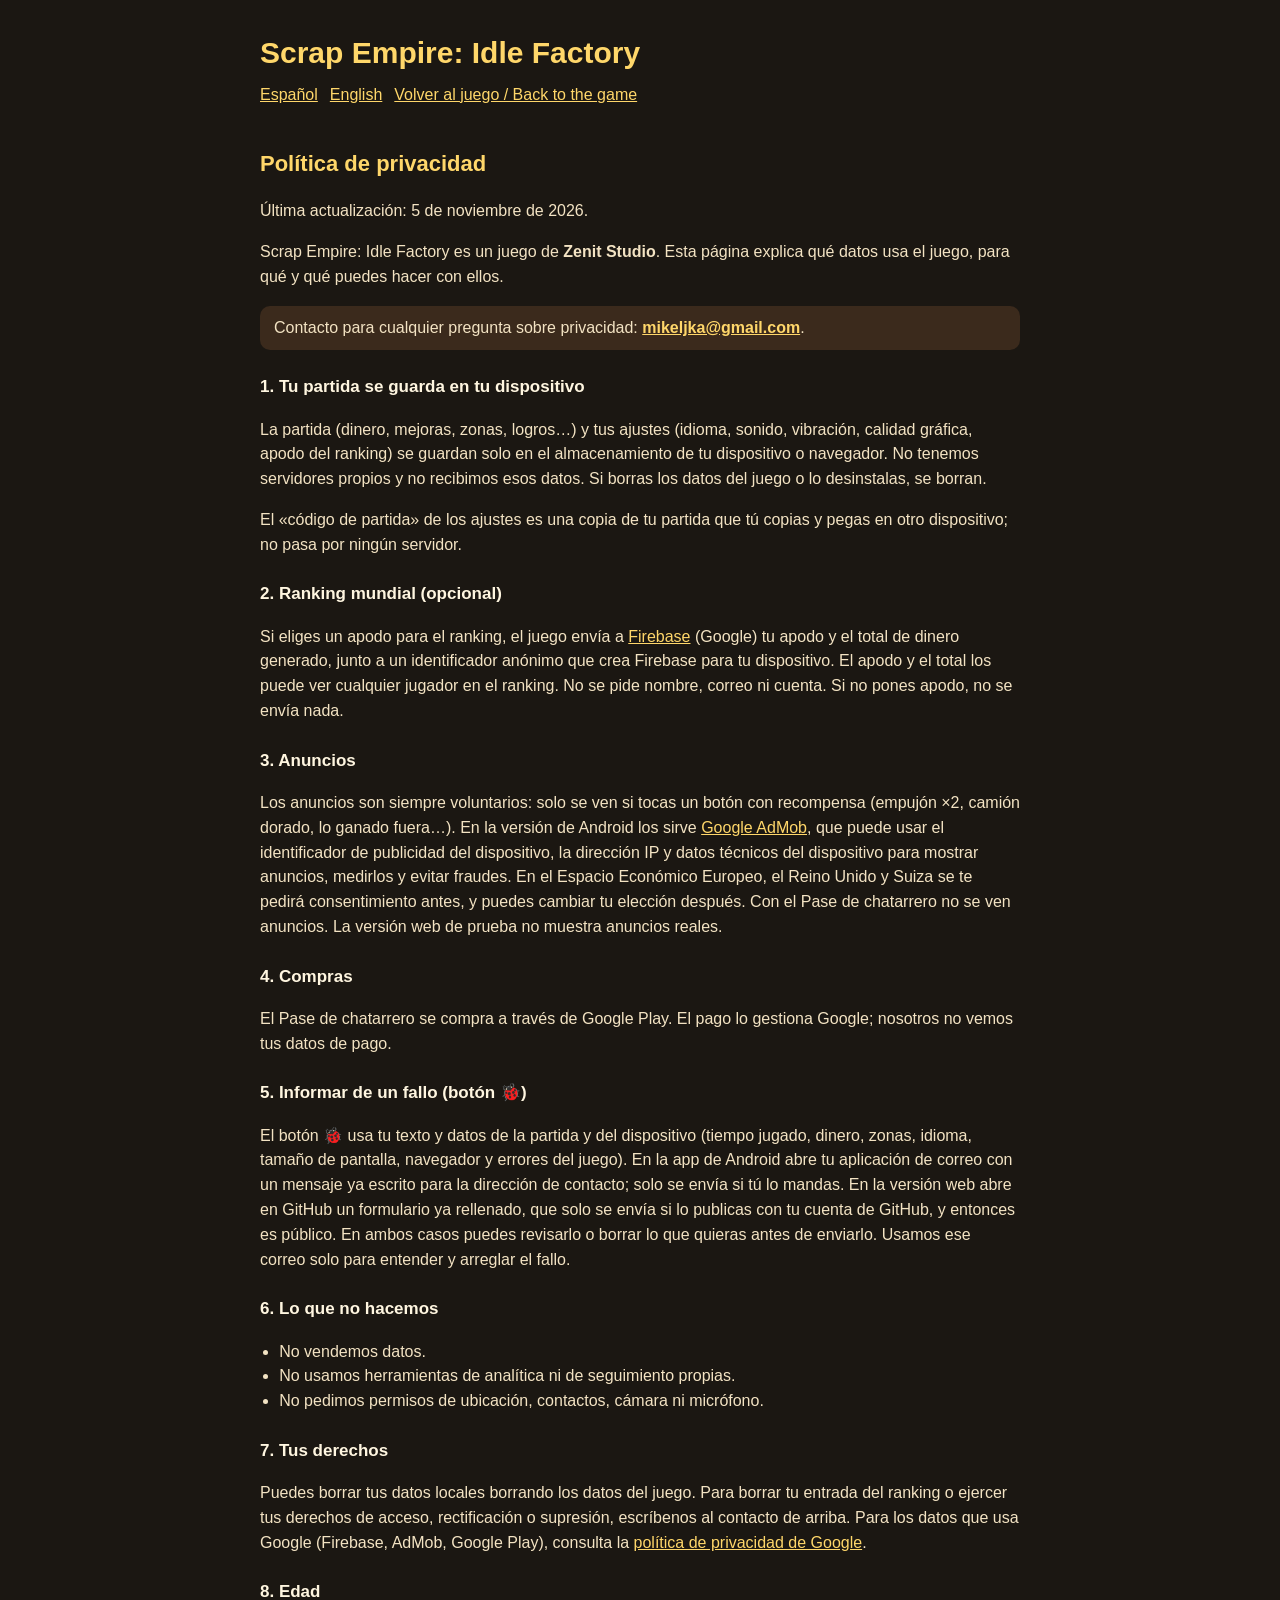
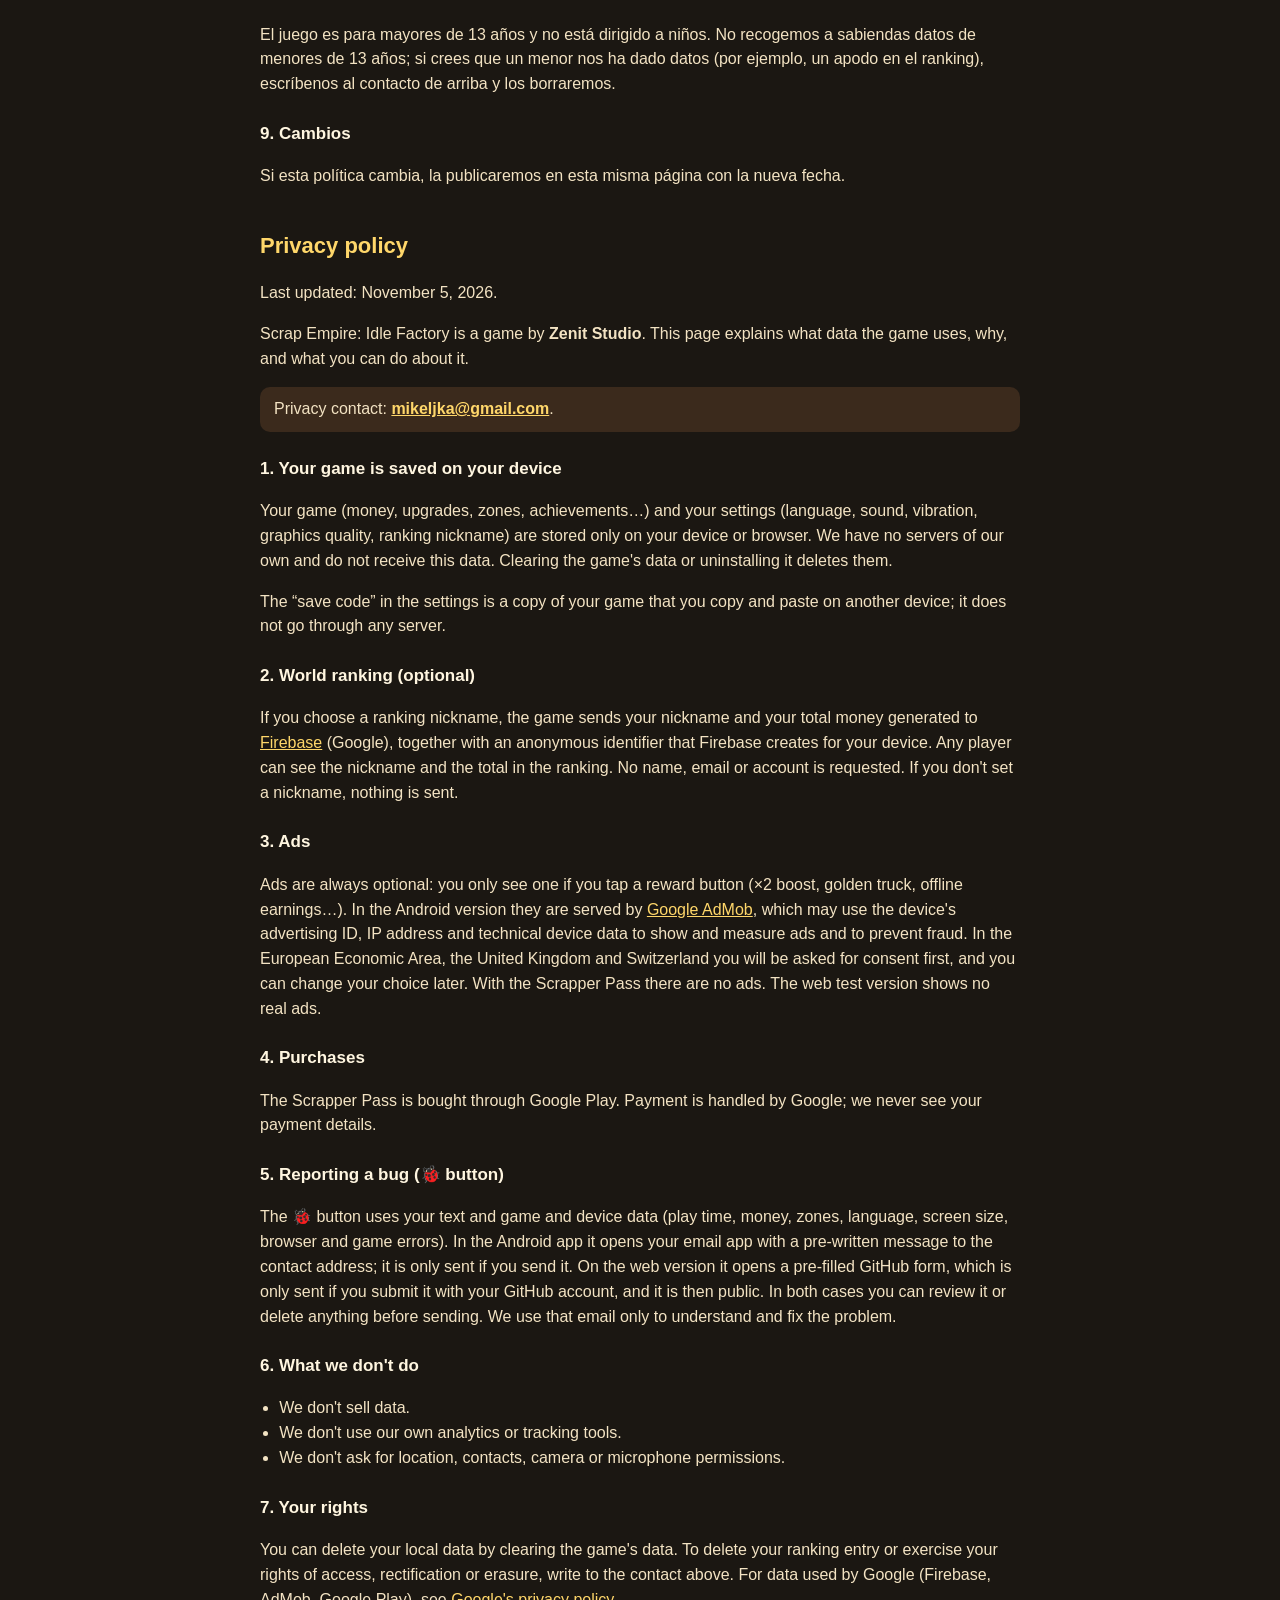
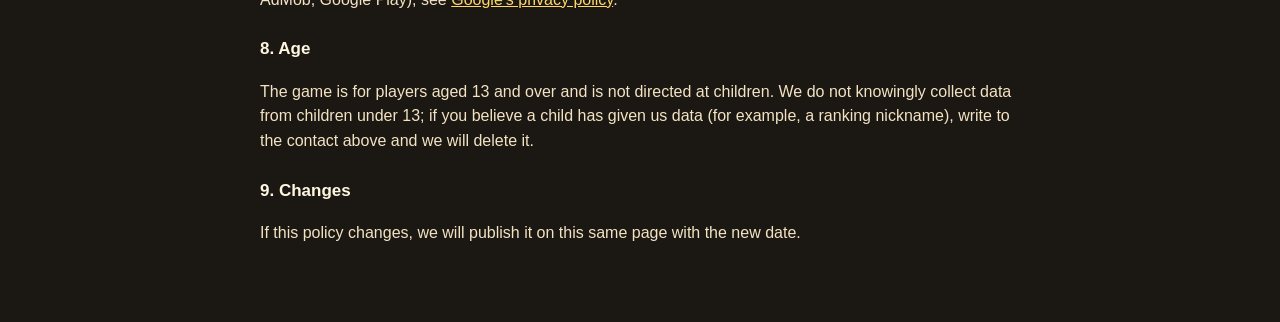
<file: scrap-empire/privacidad.html>
<!doctype html>
<html lang="es">
<head>
<meta charset="utf-8">
<meta name="viewport" content="width=device-width,initial-scale=1">
<title>Scrap Empire: Idle Factory — Política de privacidad / Privacy policy</title>
<!-- Política de privacidad (S3, primera parte, 2026-10-23). Se publica en /zenit-studio/scrap-empire/privacidad.html y se enlaza desde Ajustes.
     Si cambia lo que guarda o envía el juego (ranking, anuncios, compras, botón 🐞), hay que cambiar esta página. -->
<style>
:root{color-scheme:dark}
body{margin:0;background:#1b1712;color:#f3e3c3;font:16px/1.55 'Segoe UI',Roboto,Arial,sans-serif}
main{max-width:760px;margin:0 auto;padding:24px 16px 60px}
h1{font-size:30px;color:#ffd76a;margin:.2em 0}
h2{color:#ffd76a;margin-top:1.8em;font-size:22px}
h3{color:#fff6e0;margin-top:1.4em;font-size:17px}
a{color:#ffd76a}
.langs{display:flex;gap:12px;flex-wrap:wrap}
.note{background:#3b2a1c;border-radius:10px;padding:10px 14px}
ul{padding-left:1.2em}
</style>
</head>
<body><main>
<h1>Scrap Empire: Idle Factory</h1>
<div class="langs"><a href="#es">Español</a><a href="#en">English</a><a href="./">Volver al juego / Back to the game</a></div>

<section id="es" lang="es">
<h2>Política de privacidad</h2>
<p>Última actualización: 5 de noviembre de 2026.</p>
<p>Scrap Empire: Idle Factory es un juego de <b>Zenit Studio</b>. Esta página explica qué datos usa el juego, para qué y qué puedes hacer con ellos.</p>
<p class="note">Contacto para cualquier pregunta sobre privacidad: <a href="mailto:mikeljka@gmail.com"><b>mikeljka@gmail.com</b></a>.</p>

<h3>1. Tu partida se guarda en tu dispositivo</h3>
<p>La partida (dinero, mejoras, zonas, logros…) y tus ajustes (idioma, sonido, vibración, calidad gráfica, apodo del ranking) se guardan solo en el almacenamiento de tu dispositivo o navegador. No tenemos servidores propios y no recibimos esos datos. Si borras los datos del juego o lo desinstalas, se borran.</p>
<p>El «código de partida» de los ajustes es una copia de tu partida que tú copias y pegas en otro dispositivo; no pasa por ningún servidor.</p>

<h3>2. Ranking mundial (opcional)</h3>
<p>Si eliges un apodo para el ranking, el juego envía a <a href="https://firebase.google.com/support/privacy" rel="noopener">Firebase</a> (Google) tu apodo y el total de dinero generado, junto a un identificador anónimo que crea Firebase para tu dispositivo. El apodo y el total los puede ver cualquier jugador en el ranking. No se pide nombre, correo ni cuenta. Si no pones apodo, no se envía nada.</p>

<h3>3. Anuncios</h3>
<p>Los anuncios son siempre voluntarios: solo se ven si tocas un botón con recompensa (empujón ×2, camión dorado, lo ganado fuera…). En la versión de Android los sirve <a href="https://policies.google.com/technologies/ads" rel="noopener">Google AdMob</a>, que puede usar el identificador de publicidad del dispositivo, la dirección IP y datos técnicos del dispositivo para mostrar anuncios, medirlos y evitar fraudes. En el Espacio Económico Europeo, el Reino Unido y Suiza se te pedirá consentimiento antes, y puedes cambiar tu elección después. Con el Pase de chatarrero no se ven anuncios. La versión web de prueba no muestra anuncios reales.</p>

<h3>4. Compras</h3>
<p>El Pase de chatarrero se compra a través de Google Play. El pago lo gestiona Google; nosotros no vemos tus datos de pago.</p>

<h3>5. Informar de un fallo (botón 🐞)</h3>
<p>El botón 🐞 usa tu texto y datos de la partida y del dispositivo (tiempo jugado, dinero, zonas, idioma, tamaño de pantalla, navegador y errores del juego). En la app de Android abre tu aplicación de correo con un mensaje ya escrito para la dirección de contacto; solo se envía si tú lo mandas. En la versión web abre en GitHub un formulario ya rellenado, que solo se envía si lo publicas con tu cuenta de GitHub, y entonces es público. En ambos casos puedes revisarlo o borrar lo que quieras antes de enviarlo. Usamos ese correo solo para entender y arreglar el fallo.</p>

<h3>6. Lo que no hacemos</h3>
<ul>
<li>No vendemos datos.</li>
<li>No usamos herramientas de analítica ni de seguimiento propias.</li>
<li>No pedimos permisos de ubicación, contactos, cámara ni micrófono.</li>
</ul>

<h3>7. Tus derechos</h3>
<p>Puedes borrar tus datos locales borrando los datos del juego. Para borrar tu entrada del ranking o ejercer tus derechos de acceso, rectificación o supresión, escríbenos al contacto de arriba. Para los datos que usa Google (Firebase, AdMob, Google Play), consulta la <a href="https://policies.google.com/privacy" rel="noopener">política de privacidad de Google</a>.</p>

<h3>8. Edad</h3>
<p>El juego es para mayores de 13 años y no está dirigido a niños. No recogemos a sabiendas datos de menores de 13 años; si crees que un menor nos ha dado datos (por ejemplo, un apodo en el ranking), escríbenos al contacto de arriba y los borraremos.</p>

<h3>9. Cambios</h3>
<p>Si esta política cambia, la publicaremos en esta misma página con la nueva fecha.</p>
</section>

<section id="en" lang="en">
<h2>Privacy policy</h2>
<p>Last updated: November 5, 2026.</p>
<p>Scrap Empire: Idle Factory is a game by <b>Zenit Studio</b>. This page explains what data the game uses, why, and what you can do about it.</p>
<p class="note">Privacy contact: <a href="mailto:mikeljka@gmail.com"><b>mikeljka@gmail.com</b></a>.</p>

<h3>1. Your game is saved on your device</h3>
<p>Your game (money, upgrades, zones, achievements…) and your settings (language, sound, vibration, graphics quality, ranking nickname) are stored only on your device or browser. We have no servers of our own and do not receive this data. Clearing the game's data or uninstalling it deletes them.</p>
<p>The “save code” in the settings is a copy of your game that you copy and paste on another device; it does not go through any server.</p>

<h3>2. World ranking (optional)</h3>
<p>If you choose a ranking nickname, the game sends your nickname and your total money generated to <a href="https://firebase.google.com/support/privacy" rel="noopener">Firebase</a> (Google), together with an anonymous identifier that Firebase creates for your device. Any player can see the nickname and the total in the ranking. No name, email or account is requested. If you don't set a nickname, nothing is sent.</p>

<h3>3. Ads</h3>
<p>Ads are always optional: you only see one if you tap a reward button (×2 boost, golden truck, offline earnings…). In the Android version they are served by <a href="https://policies.google.com/technologies/ads" rel="noopener">Google AdMob</a>, which may use the device's advertising ID, IP address and technical device data to show and measure ads and to prevent fraud. In the European Economic Area, the United Kingdom and Switzerland you will be asked for consent first, and you can change your choice later. With the Scrapper Pass there are no ads. The web test version shows no real ads.</p>

<h3>4. Purchases</h3>
<p>The Scrapper Pass is bought through Google Play. Payment is handled by Google; we never see your payment details.</p>

<h3>5. Reporting a bug (🐞 button)</h3>
<p>The 🐞 button uses your text and game and device data (play time, money, zones, language, screen size, browser and game errors). In the Android app it opens your email app with a pre-written message to the contact address; it is only sent if you send it. On the web version it opens a pre-filled GitHub form, which is only sent if you submit it with your GitHub account, and it is then public. In both cases you can review it or delete anything before sending. We use that email only to understand and fix the problem.</p>

<h3>6. What we don't do</h3>
<ul>
<li>We don't sell data.</li>
<li>We don't use our own analytics or tracking tools.</li>
<li>We don't ask for location, contacts, camera or microphone permissions.</li>
</ul>

<h3>7. Your rights</h3>
<p>You can delete your local data by clearing the game's data. To delete your ranking entry or exercise your rights of access, rectification or erasure, write to the contact above. For data used by Google (Firebase, AdMob, Google Play), see <a href="https://policies.google.com/privacy" rel="noopener">Google's privacy policy</a>.</p>

<h3>8. Age</h3>
<p>The game is for players aged 13 and over and is not directed at children. We do not knowingly collect data from children under 13; if you believe a child has given us data (for example, a ranking nickname), write to the contact above and we will delete it.</p>

<h3>9. Changes</h3>
<p>If this policy changes, we will publish it on this same page with the new date.</p>
</section>
</main></body>
</html>
</file>
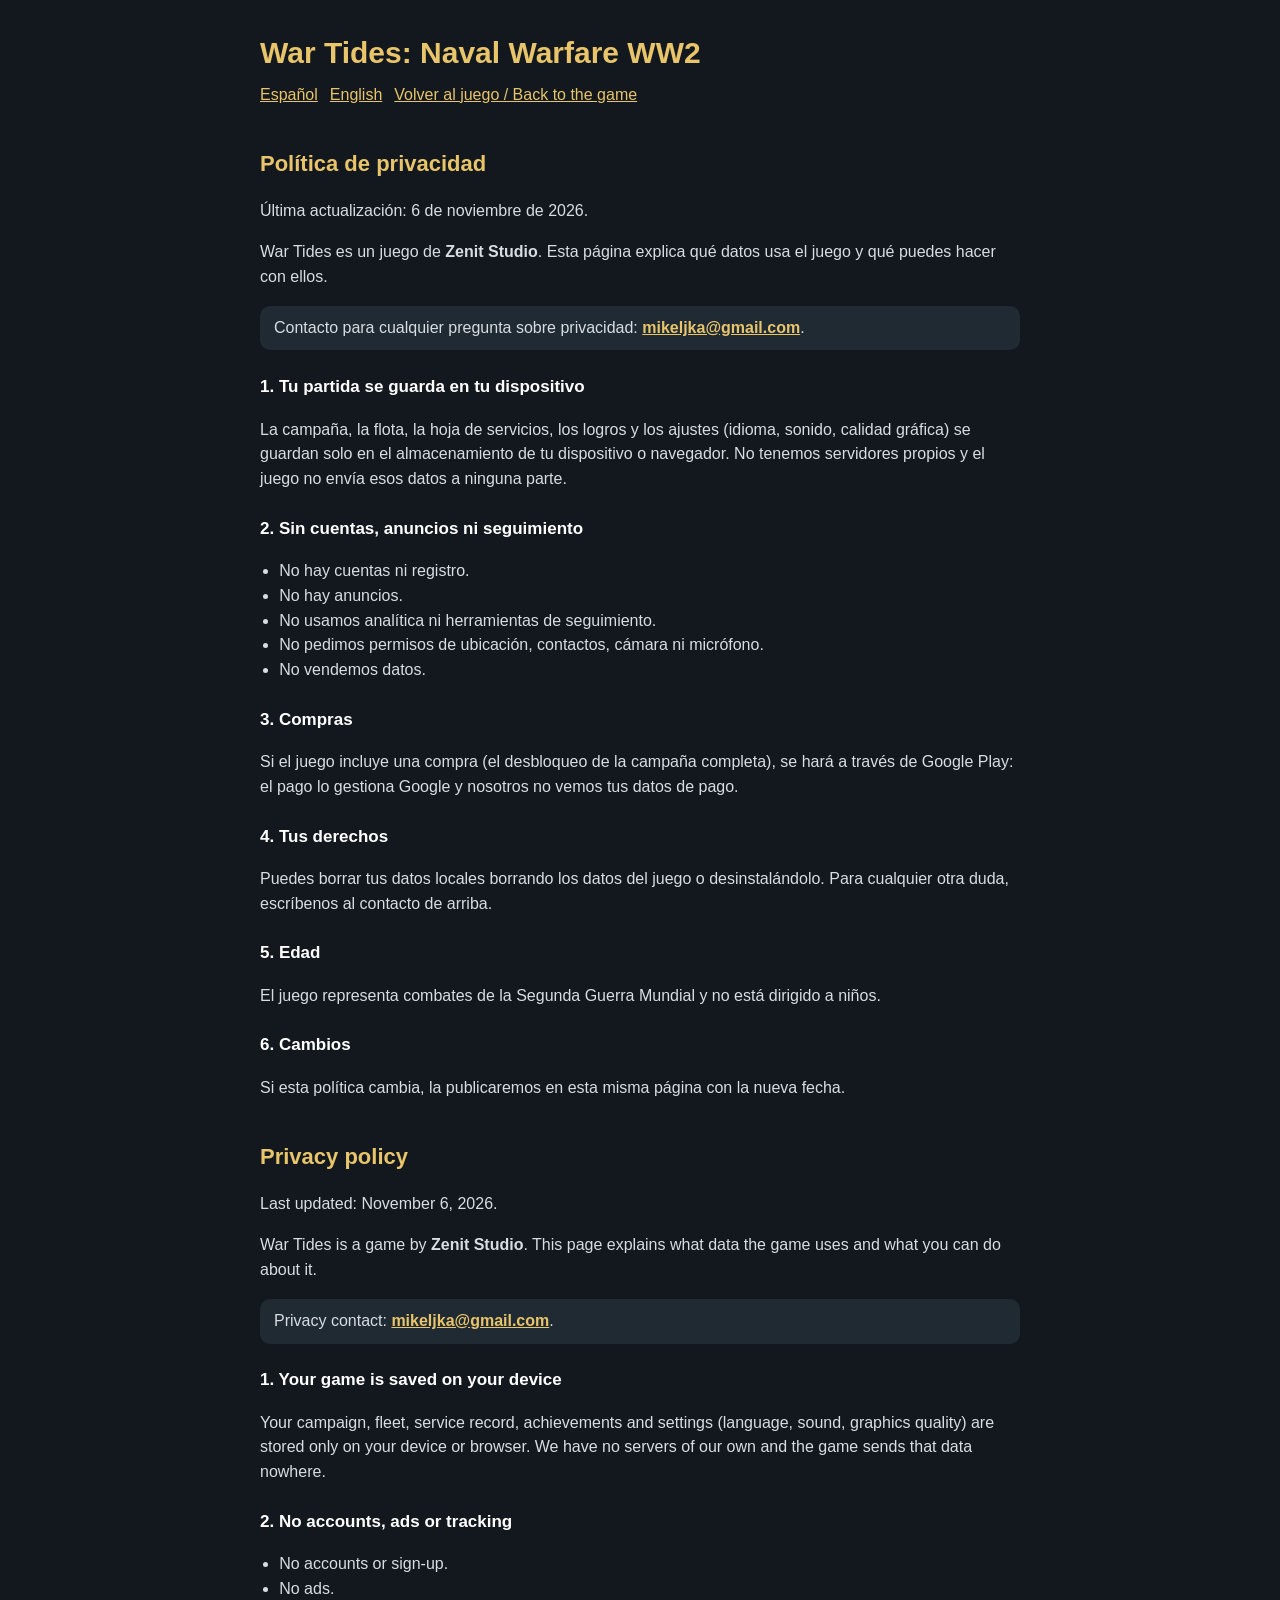
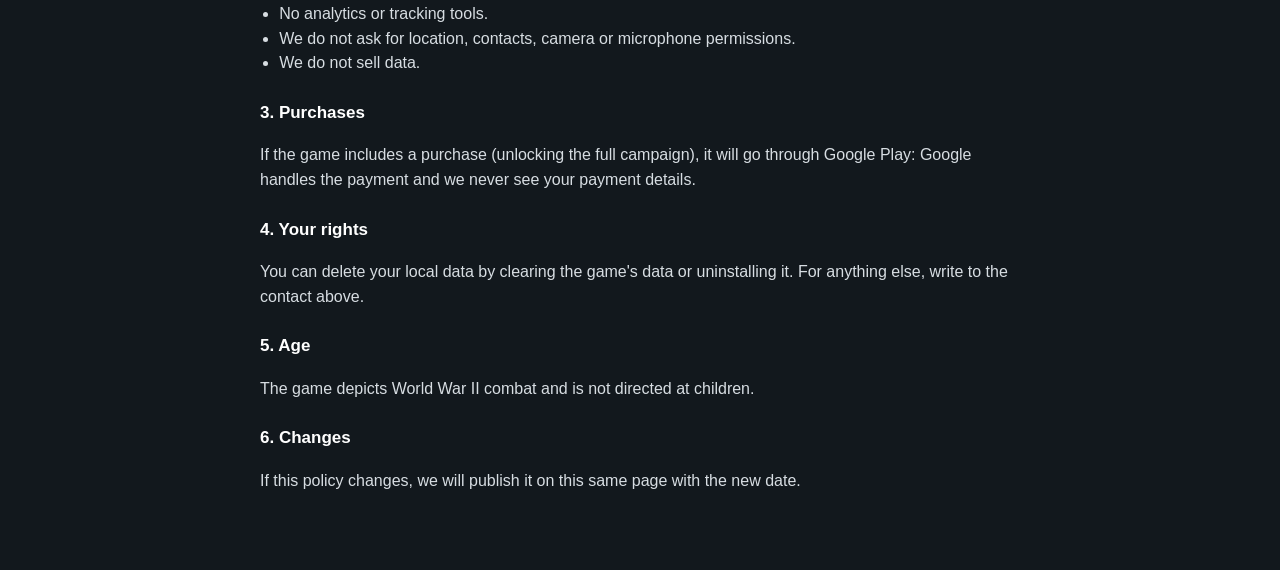
<file: war-tides/privacidad.html>
<!doctype html>
<html lang="es">
<head>
<meta charset="utf-8">
<meta name="viewport" content="width=device-width,initial-scale=1">
<title>War Tides: Naval Warfare WW2 — Política de privacidad / Privacy policy</title>
<!-- Borrador (2026-11-06). Para publicarla en zenit-studio hay que añadirla a zenit-studio-publicar.yml (necesita el visto bueno de Mikel).
     Si el juego pasa a enviar datos o a vender (compra del Acto I), hay que cambiar esta página. -->
<style>
:root{color-scheme:dark}
body{margin:0;background:#12181d;color:#d7dde2;font:16px/1.55 'Segoe UI',Roboto,Arial,sans-serif}
main{max-width:760px;margin:0 auto;padding:24px 16px 60px}
h1{font-size:30px;color:#e8c46a;margin:.2em 0}
h2{color:#e8c46a;margin-top:1.8em;font-size:22px}
h3{color:#fff;margin-top:1.4em;font-size:17px}
a{color:#e8c46a}
.langs{display:flex;gap:12px;flex-wrap:wrap}
.note{background:#1f2a33;border-radius:10px;padding:10px 14px}
ul{padding-left:1.2em}
</style>
</head>
<body><main>
<h1>War Tides: Naval Warfare WW2</h1>
<div class="langs"><a href="#es">Español</a><a href="#en">English</a><a href="./">Volver al juego / Back to the game</a></div>

<section id="es" lang="es">
<h2>Política de privacidad</h2>
<p>Última actualización: 6 de noviembre de 2026.</p>
<p>War Tides es un juego de <b>Zenit Studio</b>. Esta página explica qué datos usa el juego y qué puedes hacer con ellos.</p>
<p class="note">Contacto para cualquier pregunta sobre privacidad: <a href="mailto:mikeljka@gmail.com"><b>mikeljka@gmail.com</b></a>.</p>
<h3>1. Tu partida se guarda en tu dispositivo</h3>
<p>La campaña, la flota, la hoja de servicios, los logros y los ajustes (idioma, sonido, calidad gráfica) se guardan solo en el almacenamiento de tu dispositivo o navegador. No tenemos servidores propios y el juego no envía esos datos a ninguna parte.</p>
<h3>2. Sin cuentas, anuncios ni seguimiento</h3>
<ul>
<li>No hay cuentas ni registro.</li>
<li>No hay anuncios.</li>
<li>No usamos analítica ni herramientas de seguimiento.</li>
<li>No pedimos permisos de ubicación, contactos, cámara ni micrófono.</li>
<li>No vendemos datos.</li>
</ul>
<h3>3. Compras</h3>
<p>Si el juego incluye una compra (el desbloqueo de la campaña completa), se hará a través de Google Play: el pago lo gestiona Google y nosotros no vemos tus datos de pago.</p>
<h3>4. Tus derechos</h3>
<p>Puedes borrar tus datos locales borrando los datos del juego o desinstalándolo. Para cualquier otra duda, escríbenos al contacto de arriba.</p>
<h3>5. Edad</h3>
<p>El juego representa combates de la Segunda Guerra Mundial y no está dirigido a niños.</p>
<h3>6. Cambios</h3>
<p>Si esta política cambia, la publicaremos en esta misma página con la nueva fecha.</p>
</section>

<section id="en" lang="en">
<h2>Privacy policy</h2>
<p>Last updated: November 6, 2026.</p>
<p>War Tides is a game by <b>Zenit Studio</b>. This page explains what data the game uses and what you can do about it.</p>
<p class="note">Privacy contact: <a href="mailto:mikeljka@gmail.com"><b>mikeljka@gmail.com</b></a>.</p>
<h3>1. Your game is saved on your device</h3>
<p>Your campaign, fleet, service record, achievements and settings (language, sound, graphics quality) are stored only on your device or browser. We have no servers of our own and the game sends that data nowhere.</p>
<h3>2. No accounts, ads or tracking</h3>
<ul>
<li>No accounts or sign-up.</li>
<li>No ads.</li>
<li>No analytics or tracking tools.</li>
<li>We do not ask for location, contacts, camera or microphone permissions.</li>
<li>We do not sell data.</li>
</ul>
<h3>3. Purchases</h3>
<p>If the game includes a purchase (unlocking the full campaign), it will go through Google Play: Google handles the payment and we never see your payment details.</p>
<h3>4. Your rights</h3>
<p>You can delete your local data by clearing the game's data or uninstalling it. For anything else, write to the contact above.</p>
<h3>5. Age</h3>
<p>The game depicts World War II combat and is not directed at children.</p>
<h3>6. Changes</h3>
<p>If this policy changes, we will publish it on this same page with the new date.</p>
</section>
</main></body></html>
</file>
